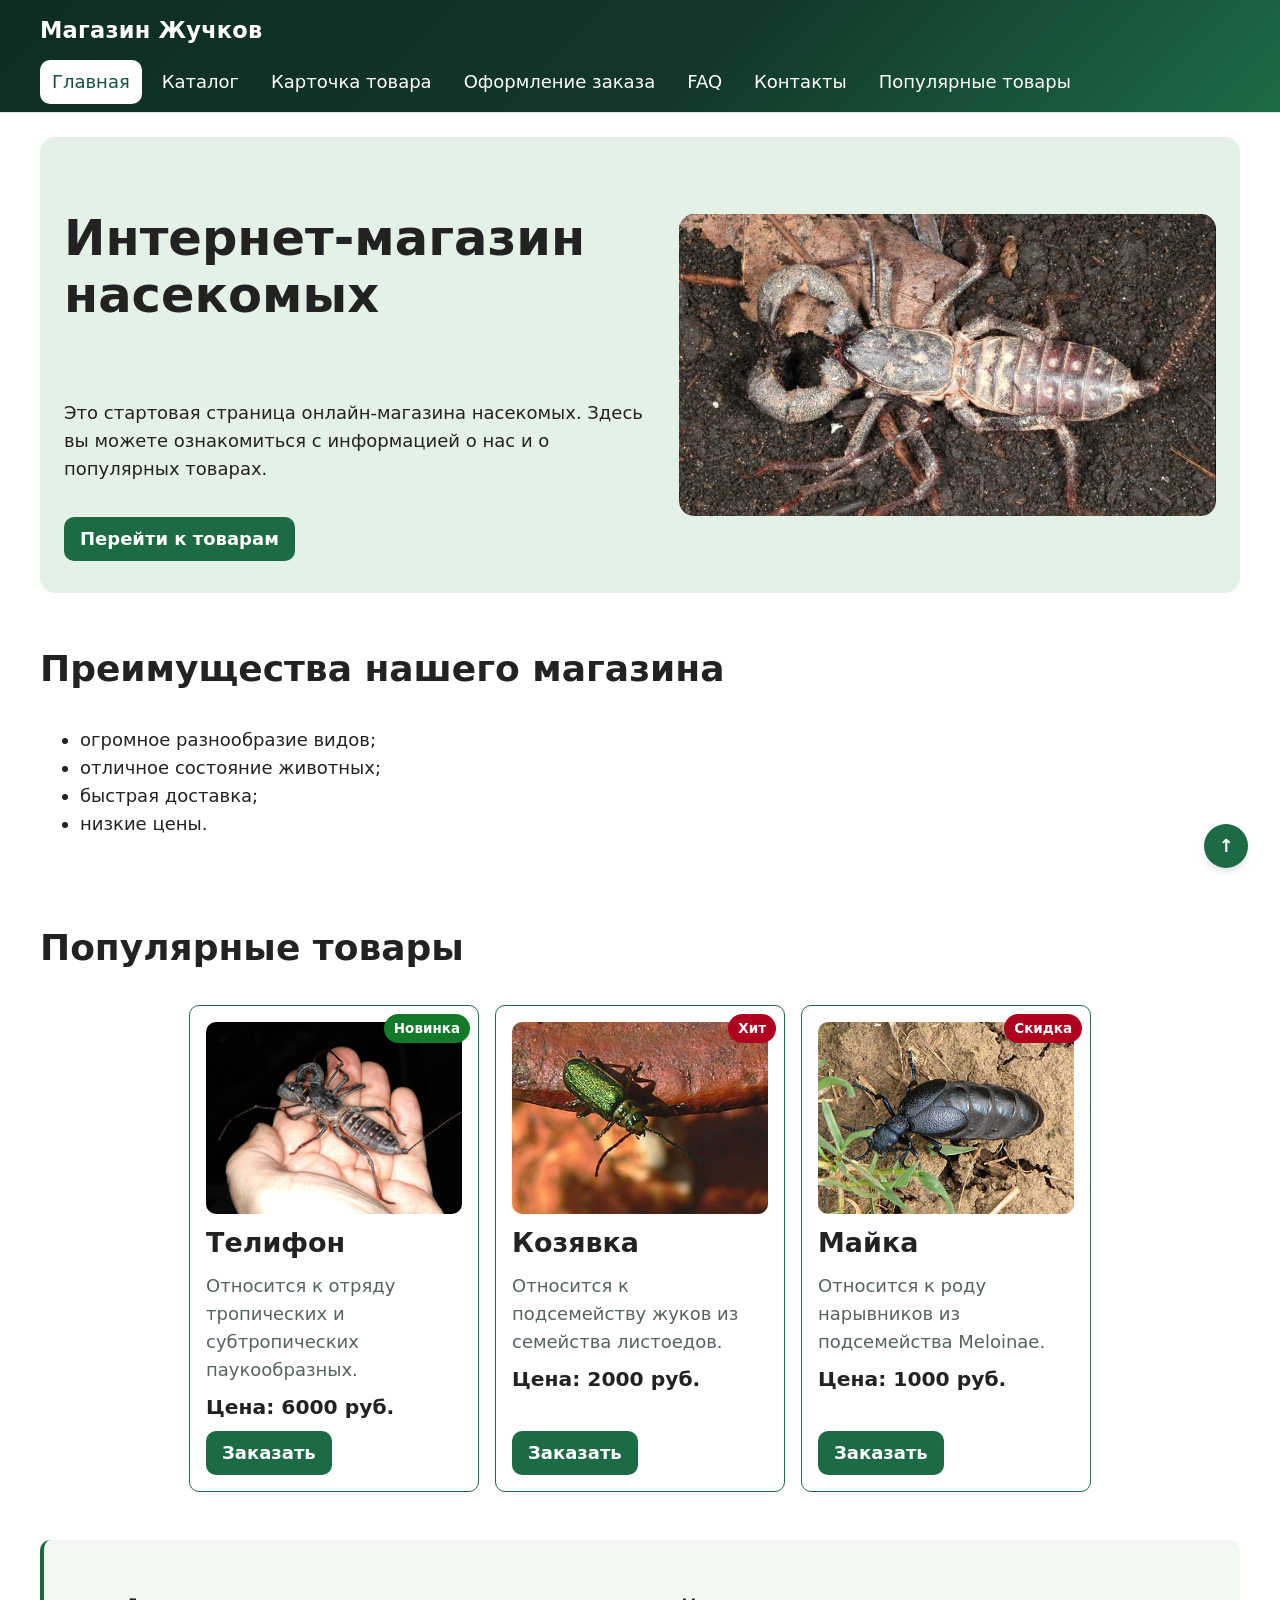
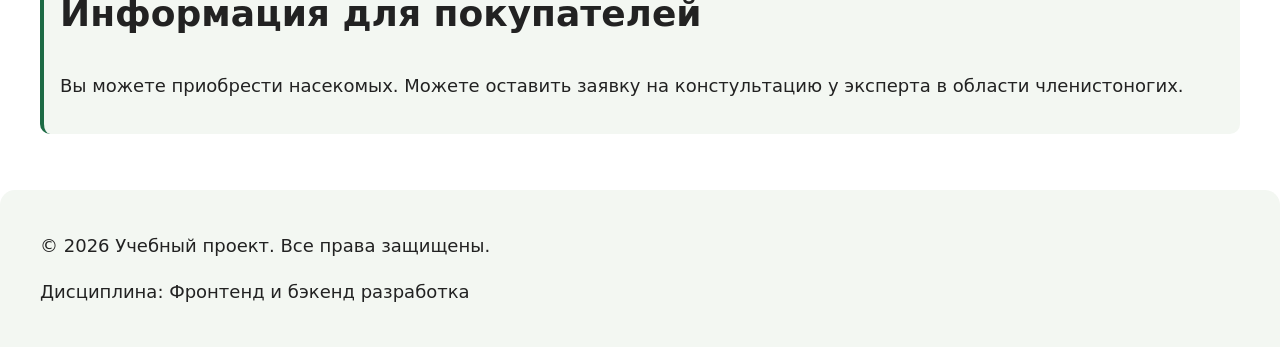
<file: index.html>
<!DOCTYPE html>
<html lang="ru">
<head>
  <meta charset="UTF-8">
  <meta name="viewport" content="width=device-width, initial-scale=1.0">
  <meta name="description" content="Магазин Жучков: главная страница с преимуществами и популярными товарами.">
  <title>Магазин Жучков</title>
  <link rel="stylesheet" href="css/style.css">
  <link rel="stylesheet" href="css/responsive.css">
  <script src="js/main.js" defer></script>
</head>
<body>
  <a class="skip-link" href="#main">Перейти к основному содержимому</a>
<header class="site-header">
  <div class="site-header__inner">
    <a class="site-header__logo" href="index.html">Магазин Жучков</a>
    <button class="nav-toggle" type="button" aria-expanded="false" aria-controls="site-nav">Меню</button>
    <nav class="site-nav" id="site-nav" aria-label="Основная навигация">
      <ul class="site-nav__list">
        <li class="site-nav__item">
          <a class="site-nav__link site-nav__link--active" href="index.html" aria-current="page">Главная</a>
        </li>
        <li class="site-nav__item">
          <a class="site-nav__link" href="catalog.html">Каталог</a>
        </li>
        <li class="site-nav__item">
          <a class="site-nav__link" href="product.html">Карточка товара</a>
        </li>
        <li class="site-nav__item">
          <a class="site-nav__link" href="order.html">Оформление заказа</a>
        </li>
        <li class="site-nav__item">
          <a class="site-nav__link" href="faq.html">FAQ</a>
        </li>
        <li class="site-nav__item">
          <a class="site-nav__link" href="contacts.html">Контакты</a>
        </li>
        <li class="site-nav__item">
          <a class="site-nav__link" href="index.html#popular">Популярные товары</a>
        </li>
      </ul>
    </nav>
  </div>
</header>

<main id="main" class="main">
    <section class="hero">
  <div class="hero__content">
    <h1 class="hero__title">Интернет-магазин насекомых</h1>
    <p>
      Это стартовая страница онлайн-магазина насекомых.
      Здесь вы можете ознакомиться с информацией о нас
      и о популярных товарах.
    </p>
    <a class="button button--primary" href="#popular">Перейти к товарам</a>
  </div>
    <picture>
  <source media="(min-width: 1200px)" srcset="images/hero-desktop.webp">
  <source media="(min-width: 768px)" srcset="images/hero-tablet.webp">
  <img
    src="images/hero-mobile.webp"
    alt="Каталог насекомых"
    width="640"
    height="360"
    class="hero__image"
  >
</picture>

  </section>

  <section class="section" id="advantages">
    <h2>Преимущества нашего магазина</h2>
    <ul class="advantages-list">
      <li>огромное разнообразие видов;</li>
      <li>отличное состояние животных;</li>
      <li>быстрая доставка;</li>
      <li>низкие цены.</li>
    </ul>
  </section>

  <section class="section" id="popular">
  <h2>Популярные товары</h2>

  <div class="products-grid">
    <article class="product-card product-card--featured">
      <span class="product-card__badge product-card__badge--new">Новинка</span>

      <img
        src="images/telifon.webp"
        srcset="images/telifon-480.webp 480w,
                images/telifon-640.webp 640w,
                images/telifon-960.webp 960w"
        sizes="(max-width: 639px) 100vw,
               (max-width: 1023px) 50vw,
               33vw"
        alt="Телифон"
        width="640"
        height="480"
        loading="lazy"
        class="product-card__image"
      >

      <h3 class="product-card__title">Телифон</h3>
      <p class="product-card__description">Относится к отряду тропических и субтропических паукообразных.</p>
      <p class="product-card__price">Цена: 6000 руб.</p>
      <button
        class="button product-card__button"
        type="button"
        data-product="Телифон"
      >
        Заказать
      </button>
    </article>

    <article class="product-card product-card--featured">
      <span class="product-card__badge">Хит</span>
      <img
        class="product-card__image"
        src="images/kozyavka.webp"
        alt="Козявка"
        width="300"
        height="200"
        loading="lazy"
      >
      
      <h3 class="product-card__title">Козявка</h3>
      <p class="product-card__description">Относится к подсемейству жуков из семейства листоедов.</p>
      <p class="product-card__price">Цена: 2000 руб.</p>
      <button
        class="button product-card__button"
        type="button"
        data-product="Козявка"
      >
        Заказать
      </button>
    </article>

    <article class="product-card product-card--featured">
      <span class="product-card__badge">Скидка</span>
      <img
        class="product-card__image"
        src="images/maika.webp"
        alt="Майка"
        width="300"
        height="200"
        loading="lazy"
      >
      <h3 class="product-card__title">Майка</h3>
      <p class="product-card__description">Относится к роду нарывников из подсемейства Meloinae.</p>
      <p class="product-card__price">Цена: 1000 руб.</p>
      <button
        class="button product-card__button"
        type="button"
        data-product="Майка"
      >
        Заказать
      </button>
    </article>
  </div>
</section>

  <aside class="aside-info">
    <h2>Информация для покупателей</h2>
    <p>
      Вы можете приобрести насекомых.
      Можете оставить заявку на констультацию
      у эксперта в области членистоногих.
    </p>
  </aside>

<dialog class="order-dialog" id="order-dialog" aria-labelledby="order-dialog-title">
  <h2 class="order-dialog__title" id="order-dialog-title">Оформление заявки</h2>

  <form class="order-form" id="order-form" action="#" method="post" novalidate>
    <input id="selected-product" name="selected-product" type="hidden">

    <div class="order-form__field">
      <label class="order-form__label" for="order-name">Имя</label>
      <input
        class="order-form__input"
        id="order-name"
        name="name"
        type="text"
        placeholder="Введите ваше имя"
        minlength="2"
        autocomplete="given-name"
        required
      >
    </div>

    <div class="order-form__field">
      <label class="order-form__label" for="order-email">E-mail</label>
      <input
        class="order-form__input"
        id="order-email"
        name="email"
        type="email"
        placeholder="example@mail.ru"
        autocomplete="email"
        required
      >
    </div>

    <div class="order-form__field">
      <label class="order-form__label" for="order-phone">Телефон</label>
      <input
        class="order-form__input"
        id="order-phone"
        name="phone"
        type="tel"
        inputmode="tel"
        placeholder="+7 (900) 000-00-00"
        pattern="^\+7 \(\d{3}\) \d{3}-\d{2}-\d{2}$"
        required
      >
      <small>Формат: +7 (900) 000-00-00</small>
    </div>

    <div class="order-form__field">
      <label class="order-form__label" for="order-date">Дата связи</label>
      <input
        class="order-form__input"
        id="order-date"
        name="date"
        type="date"
      >
    </div>

    <div class="order-form__field">
      <label class="order-form__label" for="order-topic">Тема заявки</label>
      <select class="order-form__select" id="order-topic" name="topic" required>
        <option value="">Выберите тему</option>
        <option value="product">Заказ товара</option>
        <option value="consultation">Консультация</option>
        <option value="delivery">Доставка</option>
      </select>
    </div>

    <div class="order-form__field">
      <label class="order-form__label" for="order-comment">Комментарий</label>
      <textarea
        class="order-form__textarea"
        id="order-comment"
        name="comment"
        rows="4"
        placeholder="Укажите дополнительную информацию"
      ></textarea>
    </div>

    <div class="order-form__field order-form__field--checkbox">
      <label class="order-form__label">
        <input
          id="order-agreement"
          name="agreement"
          type="checkbox"
          required
        >
        Я согласен на обработку данных
      </label>
    </div>

    <div class="order-form__actions">
      <button class="button button--primary" type="submit">Отправить заявку</button>
      <button
        class="button button--secondary"
        type="button"
        id="close-order-dialog"
      >
        Закрыть
      </button>
    </div>
  </form>
</dialog>

<p class="success-message" id="success-message" hidden>Форма успешно отправлена!</p>

</main>

<footer class="site-footer" id="contacts">
  <p>&copy; 2026 Учебный проект. Все права защищены.</p>
  <p>Дисциплина: Фронтенд и бэкенд разработка</p>
</footer>
<a href="#" class="button-up" aria-label="Вернуться наверх">↑</a>
</body>
</html>
</file>
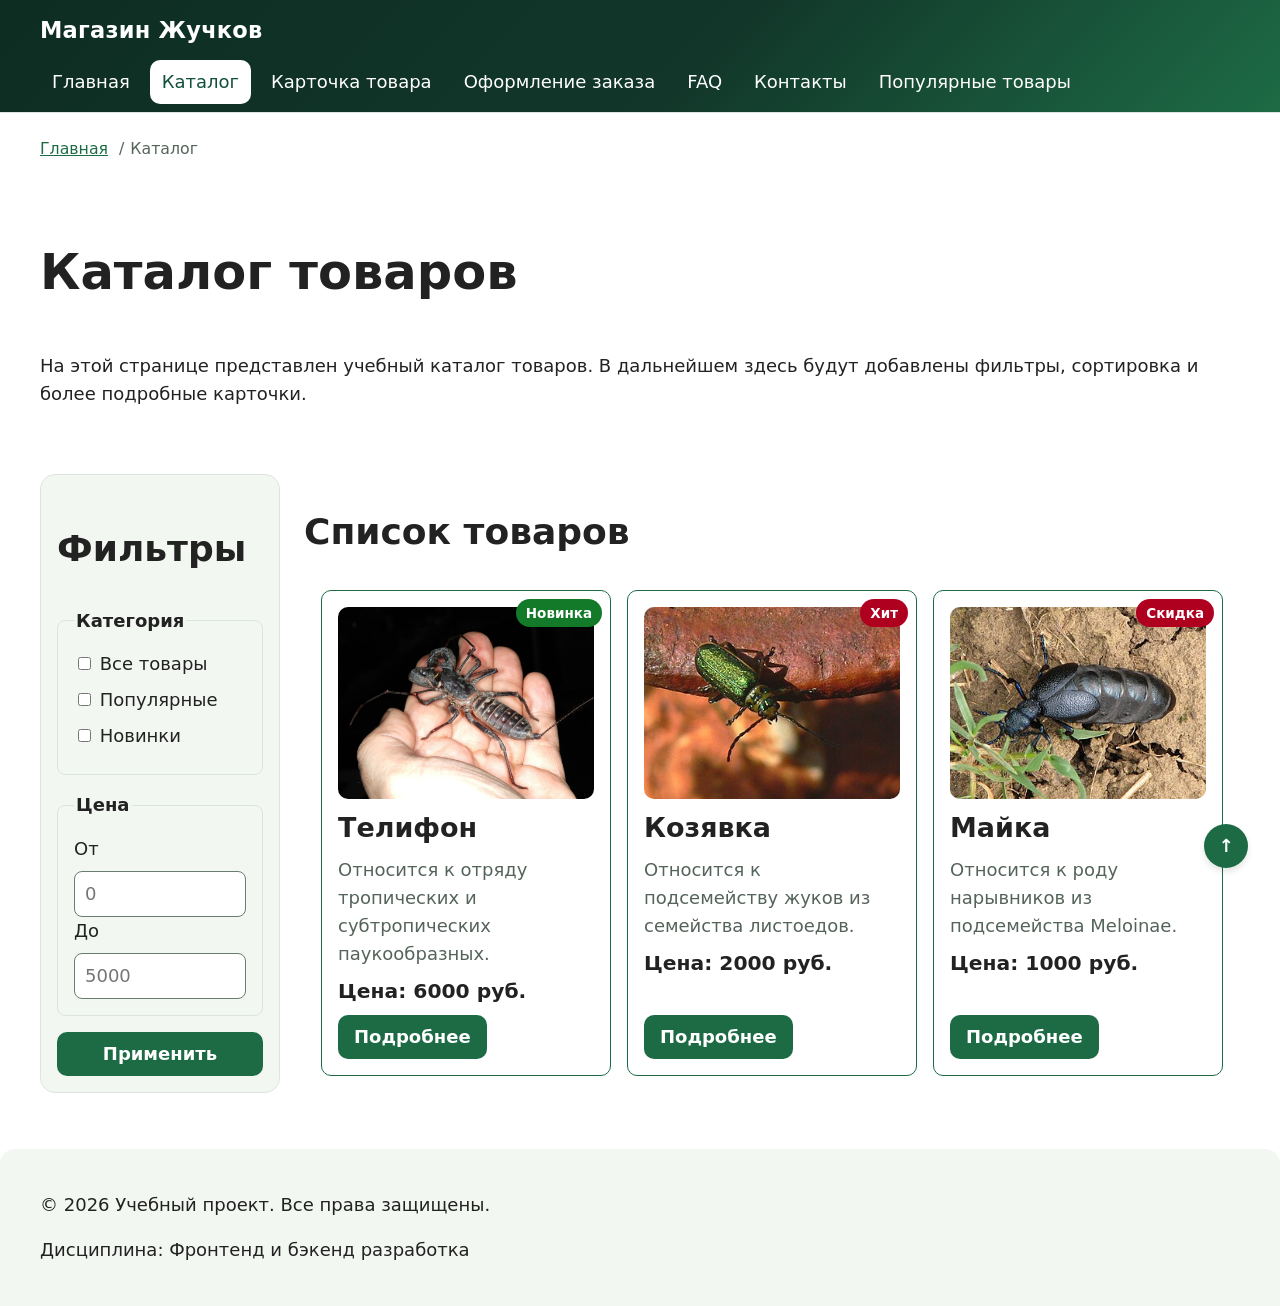
<file: catalog.html>
<!DOCTYPE html>
<html lang="ru">
<head>
  <meta charset="UTF-8">
  <meta name="viewport" content="width=device-width, initial-scale=1.0">
  <meta name="description" content="Каталог товаров учебного интернет-магазина.">
  <title>Каталог товаров — Магазин Жучков</title>
  <link rel="stylesheet" href="css/style.css">
  <link rel="stylesheet" href="css/responsive.css">
  <script src="js/main.js" defer></script>
</head>
<body>
  <a class="skip-link" href="#main">Перейти к основному содержимому</a>
<header class="site-header">
  <div class="site-header__inner">
    <a class="site-header__logo" href="index.html">Магазин Жучков</a>
    <button class="nav-toggle" type="button" aria-expanded="false" aria-controls="site-nav">Меню</button>
    <nav class="site-nav" id="site-nav" aria-label="Основная навигация">
      <ul class="site-nav__list">
        <li class="site-nav__item">
          <a class="site-nav__link" href="index.html">Главная</a>
        </li>
        <li class="site-nav__item">
          <a class="site-nav__link site-nav__link--active" href="catalog.html" aria-current="page">Каталог</a>
        </li>
        <li class="site-nav__item">
          <a class="site-nav__link" href="product.html">Карточка товара</a>
        </li>
        <li class="site-nav__item">
          <a class="site-nav__link" href="order.html">Оформление заказа</a>
        </li>
        <li class="site-nav__item">
          <a class="site-nav__link" href="faq.html">FAQ</a>
        </li>
        <li class="site-nav__item">
          <a class="site-nav__link" href="contacts.html">Контакты</a>
        </li>
        <li class="site-nav__item">
          <a class="site-nav__link" href="index.html#popular">Популярные товары</a>
        </li>
      </ul>
    </nav>
  </div>
</header>

<main id="main" class="main">
    <nav class="breadcrumbs" aria-label="Хлебные крошки">
    <a class="breadcrumbs__link" href="index.html">Главная</a>
    <span class="breadcrumbs__current" aria-current="page">Каталог</span>
  </nav>

  <section class="section">
    <h1>Каталог товаров</h1>
    <p>
      На этой странице представлен учебный каталог товаров.
      В дальнейшем здесь будут добавлены фильтры, сортировка и более
      подробные карточки.
    </p>
  </section>

  <section class="catalog-layout">
    <aside class="catalog-filters">
      <h2>Фильтры</h2>

      <form class="filters-form" action="#" method="get">
        <fieldset>
          <legend>Категория</legend>

          <label>
            <input type="checkbox" name="category" value="all">
            Все товары
          </label>

          <label>
            <input type="checkbox" name="category" value="popular">
            Популярные
          </label>

          <label>
            <input type="checkbox" name="category" value="new">
            Новинки
          </label>
        </fieldset>

        <fieldset>
          <legend>Цена</legend>

          <label for="price-from">От</label>
          <input id="price-from" name="price-from" type="number" min="0" placeholder="0">

          <label for="price-to">До</label>
          <input id="price-to" name="price-to" type="number" min="0" placeholder="5000">
        </fieldset>

        <button class="button button--primary" type="submit">Применить</button>
      </form>
    </aside>

    <section class="catalog-products">
      <h2>Список товаров</h2>

      <div class="products-grid">
  <article class="product-card product-card--featured">
    <span class="product-card__badge product-card__badge--new">Новинка</span>
    <img
      class="product-card__image"
      src="images/telifon.webp"
      alt="Телифон"
      width="300"
      height="200"
      loading="lazy"
    >
    <h3 class="product-card__title">Телифон</h3>
    <p class="product-card__description">Относится к отряду тропических и субтропических паукообразных.</p>
    <p class="product-card__price">Цена: 6000 руб.</p>
    <a class="button button--primary product-card__button" href="product.html">Подробнее</a>
  </article>

  <article class="product-card product-card--featured">
    <span class="product-card__badge">Хит</span>
    <img
      class="product-card__image"
      src="images/kozyavka.webp"
      alt="Козявка"
      width="300"
      height="200"
      loading="lazy"
    >
    <h3 class="product-card__title">Козявка</h3>
    <p class="product-card__description">Относится к подсемейству жуков из семейства листоедов.</p>
    <p class="product-card__price">Цена: 2000 руб.</p>
    <a class="button button--primary product-card__button" href="product.html">Подробнее</a>
  </article>

  <article class="product-card product-card--featured">
    <span class="product-card__badge">Скидка</span>
    <img
      class="product-card__image"
      src="images/maika.webp"
      alt="Майка"
      width="300"
      height="200"
      loading="lazy"
    >
    <h3 class="product-card__title">Майка</h3>
    <p class="product-card__description">Относится к роду нарывников из подсемейства Meloinae.</p>
    <p class="product-card__price">Цена: 1000 руб.</p>
    <a class="button button--primary product-card__button" href="product.html">Подробнее</a>
  </article>
</div>
    </section>
  </section>
</main>

<footer class="site-footer">
  <p>&copy; 2026 Учебный проект. Все права защищены.</p>
  <p>Дисциплина: Фронтенд и бэкенд разработка</p>
</footer>
<a href="#" class="button-up" aria-label="Вернуться наверх">↑</a>
</body>
</html>
</file>
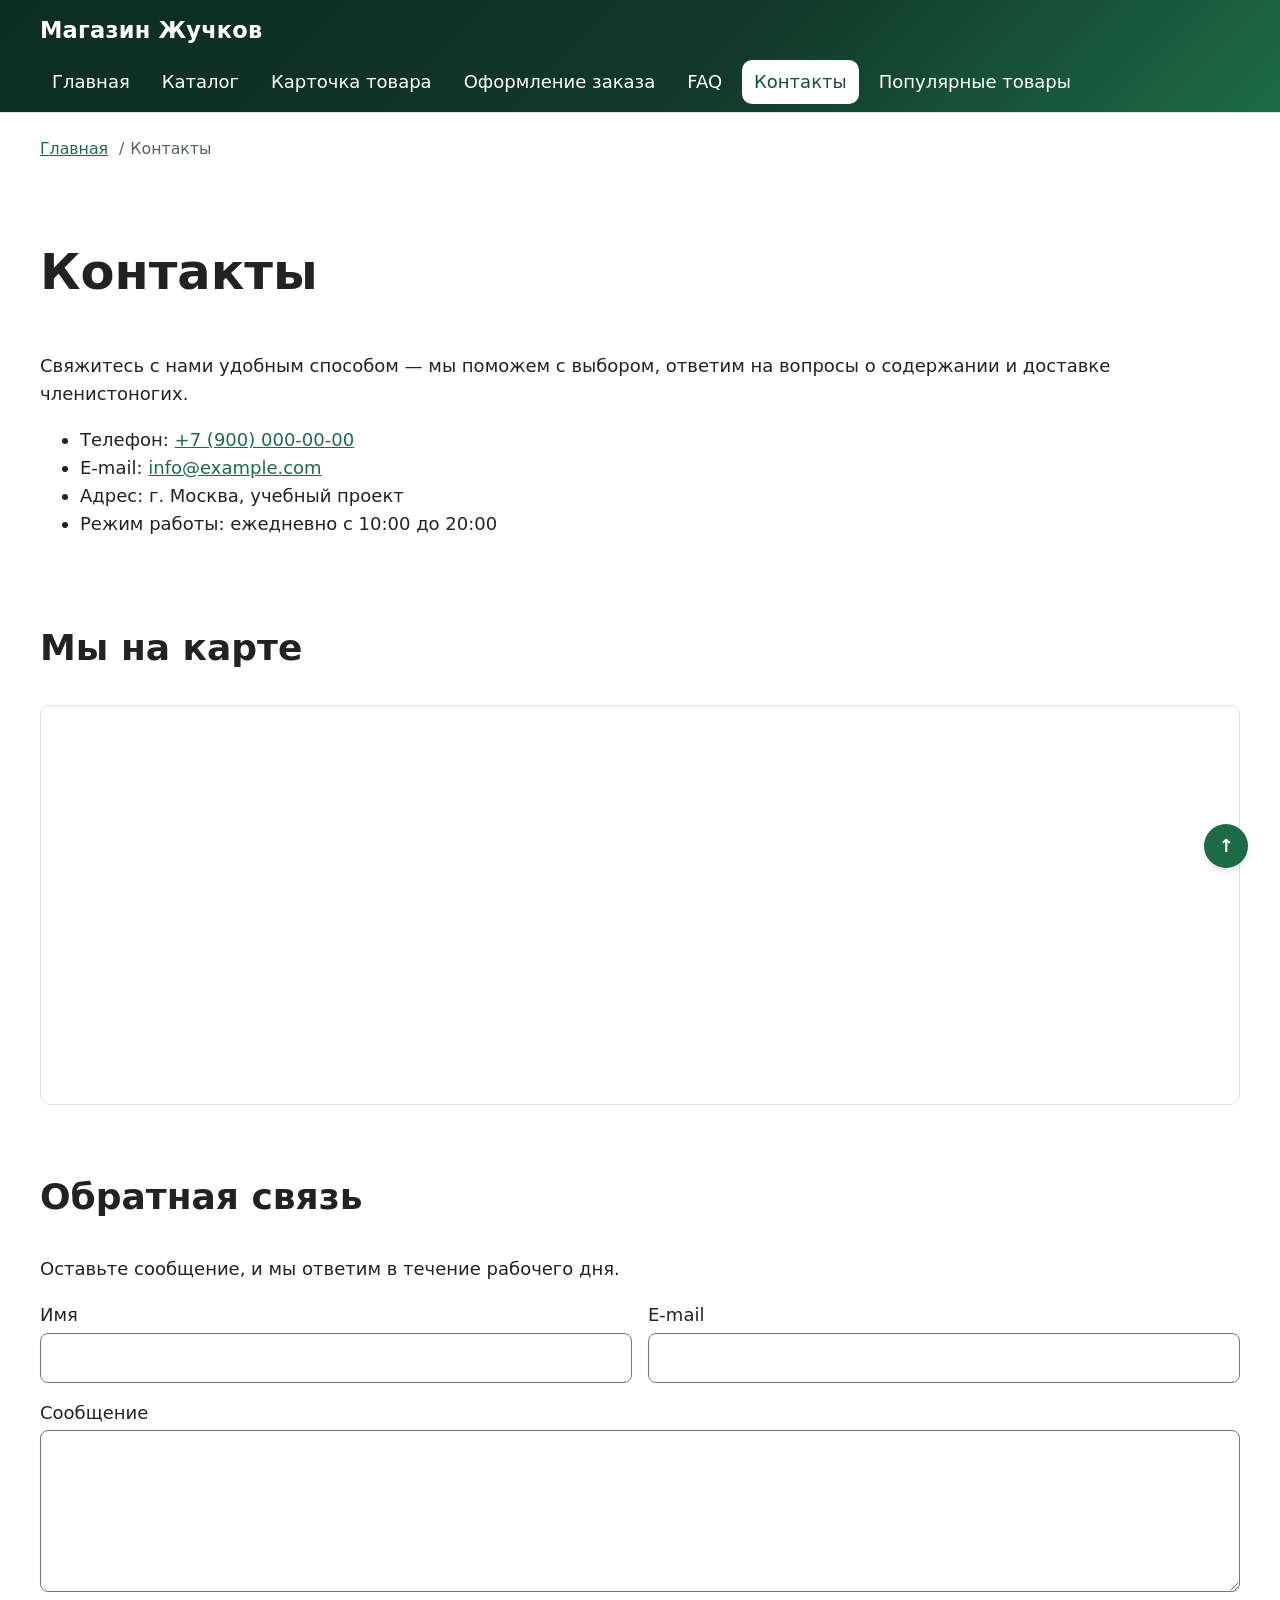
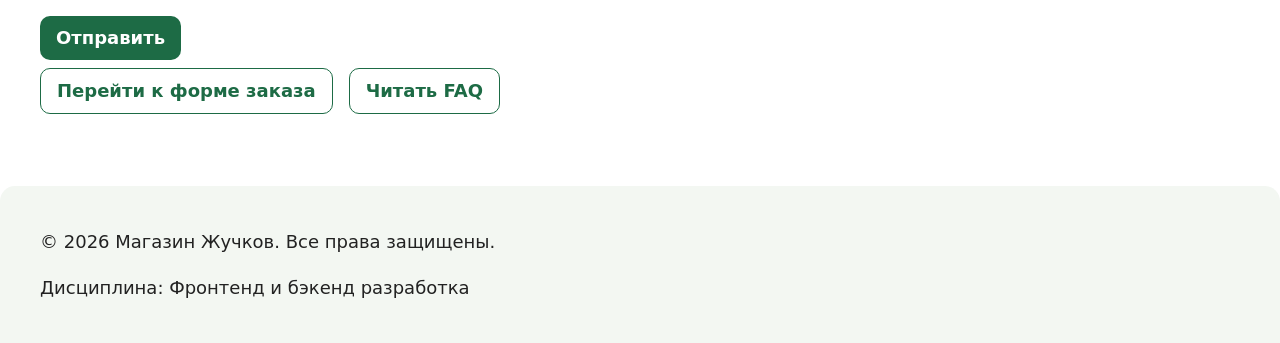
<file: contacts.html>
<!DOCTYPE html>
<html lang="ru">
<head>
  <meta charset="UTF-8">
  <meta name="viewport" content="width=device-width, initial-scale=1.0">
  <meta name="description" content="Контактная информация магазина «Магазин Жучков».">
  <title>Контакты — Магазин Жучков</title>
  <link rel="stylesheet" href="css/style.css">
  <link rel="stylesheet" href="css/responsive.css">
  <script src="js/main.js" defer></script>
</head>
<body>
  <a class="skip-link" href="#main">Перейти к основному содержимому</a>
<header class="site-header">
  <div class="site-header__inner">
    <a class="site-header__logo" href="index.html">Магазин Жучков</a>
    <button class="nav-toggle" type="button" aria-expanded="false" aria-controls="site-nav">Меню</button>
    <nav class="site-nav" id="site-nav" aria-label="Основная навигация">
      <ul class="site-nav__list">
        <li class="site-nav__item">
          <a class="site-nav__link" href="index.html">Главная</a>
        </li>
        <li class="site-nav__item">
          <a class="site-nav__link" href="catalog.html">Каталог</a>
        </li>
        <li class="site-nav__item">
          <a class="site-nav__link" href="product.html">Карточка товара</a>
        </li>
        <li class="site-nav__item">
          <a class="site-nav__link" href="order.html">Оформление заказа</a>
        </li>
        <li class="site-nav__item">
          <a class="site-nav__link" href="faq.html">FAQ</a>
        </li>
        <li class="site-nav__item">
          <a class="site-nav__link site-nav__link--active" href="contacts.html" aria-current="page">Контакты</a>
        </li>
        <li class="site-nav__item">
          <a class="site-nav__link" href="index.html#popular">Популярные товары</a>
        </li>
      </ul>
    </nav>
  </div>
</header>

<main id="main" class="main">
    <nav class="breadcrumbs" aria-label="Хлебные крошки">
    <a class="breadcrumbs__link" href="index.html">Главная</a>
    <span class="breadcrumbs__current" aria-current="page">Контакты</span>
  </nav>

  <section class="section">
    <h1>Контакты</h1>
    <p>
      Свяжитесь с нами удобным способом — мы поможем с выбором,
      ответим на вопросы о содержании и доставке членистоногих.
    </p>

    <address>
  <ul>
    <li>Телефон: <a href="tel:+79000000000">+7 (900) 000-00-00</a></li>
    <li>E-mail: <a href="mailto:info@example.com">info@example.com</a></li>
    <li>Адрес: г. Москва, учебный проект</li>
    <li>Режим работы: ежедневно с 10:00 до 20:00</li>
  </ul>
</address>
  </section>
<section class="section" id="map">
  <h2>Мы на карте</h2>
  <div class="map-wrapper">
    <script type="text/javascript" charset="utf-8" async
      src="https://api-maps.yandex.ru/services/constructor/1.0/js/?um=constructor%3A1064e2da4d7f93d2129bfcefa81626c49e4cedf77188eff3b9a69c03e477991c&amp;lang=ru_RU&amp;scroll=false">
    </script>
  </div>
</section>
  <section class="section" id="feedback">
  <h2>Обратная связь</h2>
  <p>Оставьте сообщение, и мы ответим в течение рабочего дня.</p>

  <form class="order-form order-form--page" id="contact-form" action="#" method="post" novalidate>
    <div class="order-form__field">
      <label class="order-form__label" for="contact-name">Имя</label>
      <input class="order-form__input" id="contact-name" name="name"
             type="text" autocomplete="name" required>
    </div>
    <div class="order-form__field">
      <label class="order-form__label" for="contact-email">E-mail</label>
      <input class="order-form__input" id="contact-email" name="email"
             type="email" autocomplete="email" required>
    </div>
    <div class="order-form__field order-form__field--wide">
      <label class="order-form__label" for="contact-message">Сообщение</label>
      <textarea class="order-form__textarea" id="contact-message" name="message"
                rows="5" required></textarea>
    </div>
    <div class="order-form__actions">
      <button class="button button--primary" type="submit">Отправить</button>
    </div>
  </form>

  <p class="success-message" id="contact-success" role="status" hidden>
    Сообщение отправлено!
  </p>

  <div class="product-details__actions">
    <a class="button button--secondary" href="order.html">Перейти к форме заказа</a>
    <a class="button button--secondary" href="faq.html">Читать FAQ</a>
  </div>
</section>
</main>

<footer class="site-footer" id="contacts-footer">
  <div class="site-footer__inner">
    <p>&copy; 2026 Магазин Жучков. Все права защищены.</p>
    <p>Дисциплина: Фронтенд и бэкенд разработка</p>
  </div>
</footer>

<a href="#" class="button-up" aria-label="Вернуться наверх">↑</a>
</body>
</html>
</file>
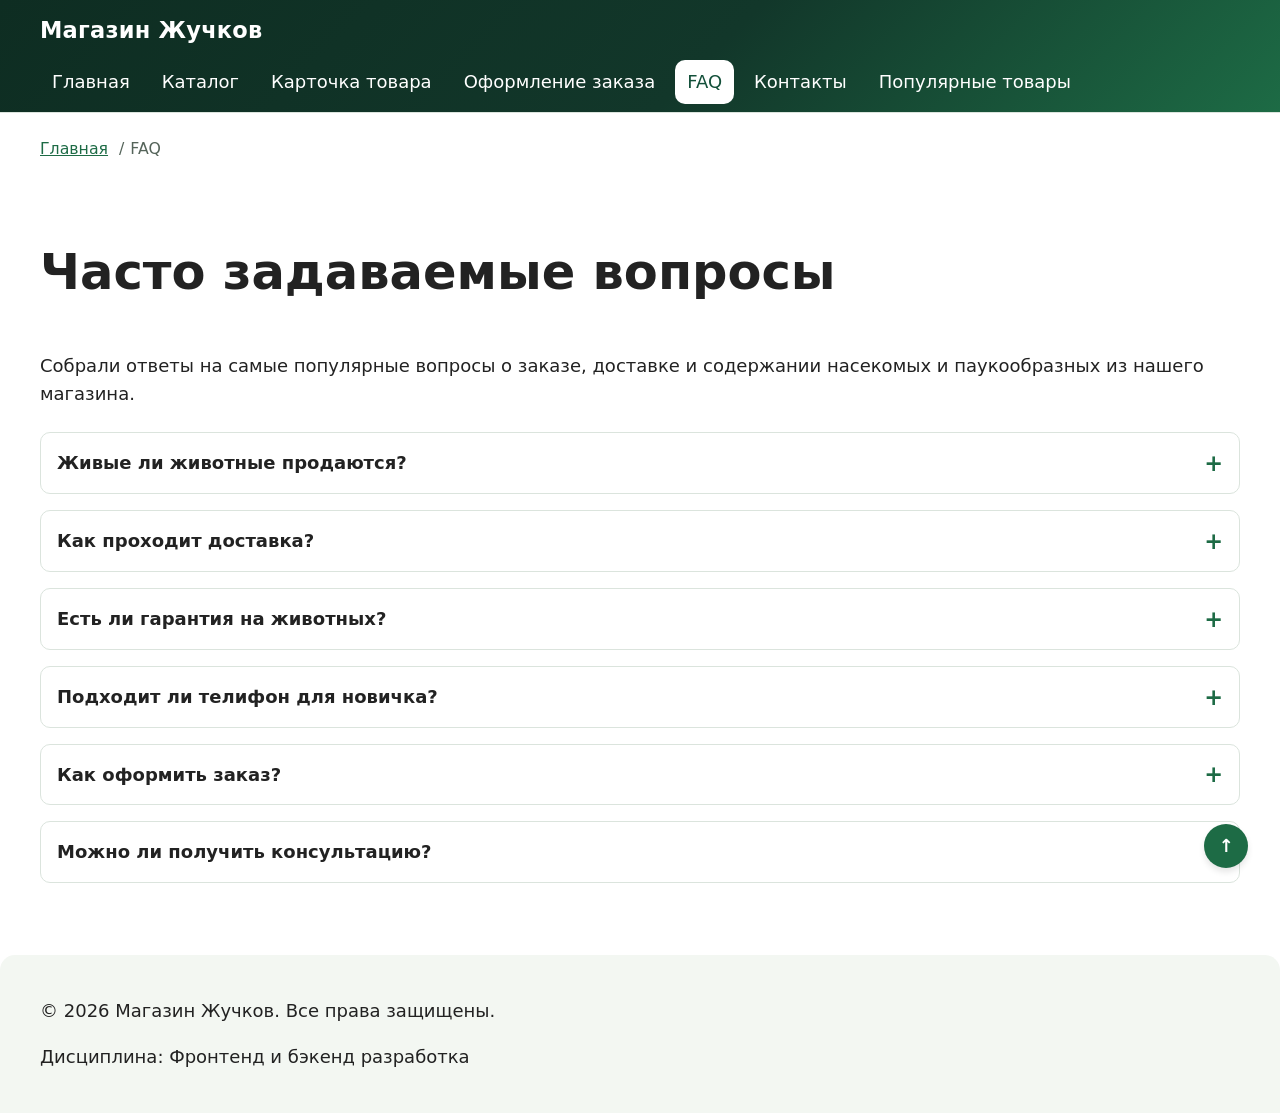
<file: faq.html>
<!DOCTYPE html>
<html lang="ru">
<head>
  <meta charset="UTF-8">
  <meta name="viewport" content="width=device-width, initial-scale=1.0">
  <meta name="description" content="Часто задаваемые вопросы о покупке насекомых в магазине «Магазин Жучков».">
  <title>FAQ — Интернет-магазин насекомых</title>
  <link rel="stylesheet" href="css/style.css">
  <link rel="stylesheet" href="css/responsive.css">
  <script src="js/main.js" defer></script>
</head>
<body>
  <a class="skip-link" href="#main">Перейти к основному содержимому</a>
<header class="site-header">
  <div class="site-header__inner">
    <a class="site-header__logo" href="index.html">Магазин Жучков</a>
    <button class="nav-toggle" type="button" aria-expanded="false" aria-controls="site-nav">Меню</button>
    <nav class="site-nav" id="site-nav" aria-label="Основная навигация">
      <ul class="site-nav__list">
        <li class="site-nav__item">
          <a class="site-nav__link" href="index.html">Главная</a>
        </li>
        <li class="site-nav__item">
          <a class="site-nav__link" href="catalog.html">Каталог</a>
        </li>
        <li class="site-nav__item">
          <a class="site-nav__link" href="product.html">Карточка товара</a>
        </li>
        <li class="site-nav__item">
          <a class="site-nav__link" href="order.html">Оформление заказа</a>
        </li>
        <li class="site-nav__item">
          <a class="site-nav__link site-nav__link--active" href="faq.html" aria-current="page">FAQ</a>
        </li>
        <li class="site-nav__item">
          <a class="site-nav__link" href="contacts.html">Контакты</a>
        </li>
        <li class="site-nav__item">
          <a class="site-nav__link" href="index.html#popular">Популярные товары</a>
        </li>
      </ul>
    </nav>
  </div>
</header>

<main id="main" class="main">
    <nav class="breadcrumbs" aria-label="Хлебные крошки">
    <a class="breadcrumbs__link" href="index.html">Главная</a>
    <span class="breadcrumbs__current" aria-current="page">FAQ</span>
  </nav>

  <section class="section">
    <h1>Часто задаваемые вопросы</h1>
    <p>
      Собрали ответы на самые популярные вопросы о заказе, доставке
      и содержании насекомых и паукообразных из нашего магазина.
    </p>

    <div class="faq-list">
      <details class="faq-item">
        <summary class="faq-item__question">Живые ли животные продаются?</summary>
        <div class="faq-item__answer">
          <p>
            Да, мы продаём живых насекомых и паукообразных. Все животные
            проходят осмотр перед отправкой, упаковываются в специальные
            контейнеры и доставляются с соблюдением температурного режима.
          </p>
        </div>
      </details>

      <details class="faq-item">
        <summary class="faq-item__question">Как проходит доставка?</summary>
        <div class="faq-item__answer">
          <p>
            Доставка осуществляется курьерской службой по всей России.
            В крупные города возможна доставка в течение 1–2 дней,
            в отдалённые регионы — до 5 дней. О точной дате мы сообщаем
            после оформления заказа.
          </p>
        </div>
      </details>

      <details class="faq-item">
        <summary class="faq-item__question">Есть ли гарантия на животных?</summary>
        <div class="faq-item__answer">
          <p>
            Да, на каждое животное действует гарантия 14 дней на здоровье.
            Если в течение этого срока возникнут проблемы — свяжитесь
            с нами, и мы решим вопрос: заменим животное или вернём деньги.
          </p>
        </div>
      </details>

      <details class="faq-item">
        <summary class="faq-item__question">Подходит ли телифон для новичка?</summary>
        <div class="faq-item__answer">
          <p>
            Телифон — достаточно неприхотливое паукообразное, но требует
            соблюдения температуры и влажности. Мы рекомендуем его
            любителям с минимальным опытом содержания экзотических
            животных. Для новичков подойдут жуки — например, козявка
            или майка.
          </p>
        </div>
      </details>

      <details class="faq-item">
        <summary class="faq-item__question">Как оформить заказ?</summary>
        <div class="faq-item__answer">
          <p>
            Оформить заказ можно двумя способами: нажать кнопку «Заказать»
            на главной странице, либо заполнить форму на странице
            <a href="order.html">«Оформление заказа»</a>. После получения
            заявки мы свяжемся с вами для уточнения деталей.
          </p>
        </div>
      </details>

      <details class="faq-item">
        <summary class="faq-item__question">Можно ли получить консультацию?</summary>
        <div class="faq-item__answer">
          <p>
            Да, у нас есть эксперт по членистоногим. Оставьте заявку
            с темой «Консультация» — и мы бесплатно проконсультируем
            вас по содержанию, кормлению и уходу.
          </p>
        </div>
      </details>
    </div>
  </section>
</main>

<footer class="site-footer">
  <div class="site-footer__inner">
    <p>&copy; 2026 Магазин Жучков. Все права защищены.</p>
    <p>Дисциплина: Фронтенд и бэкенд разработка</p>
  </div>
</footer>

<a href="#" class="button-up" aria-label="Вернуться наверх">↑</a>
</body>
</html>
</file>
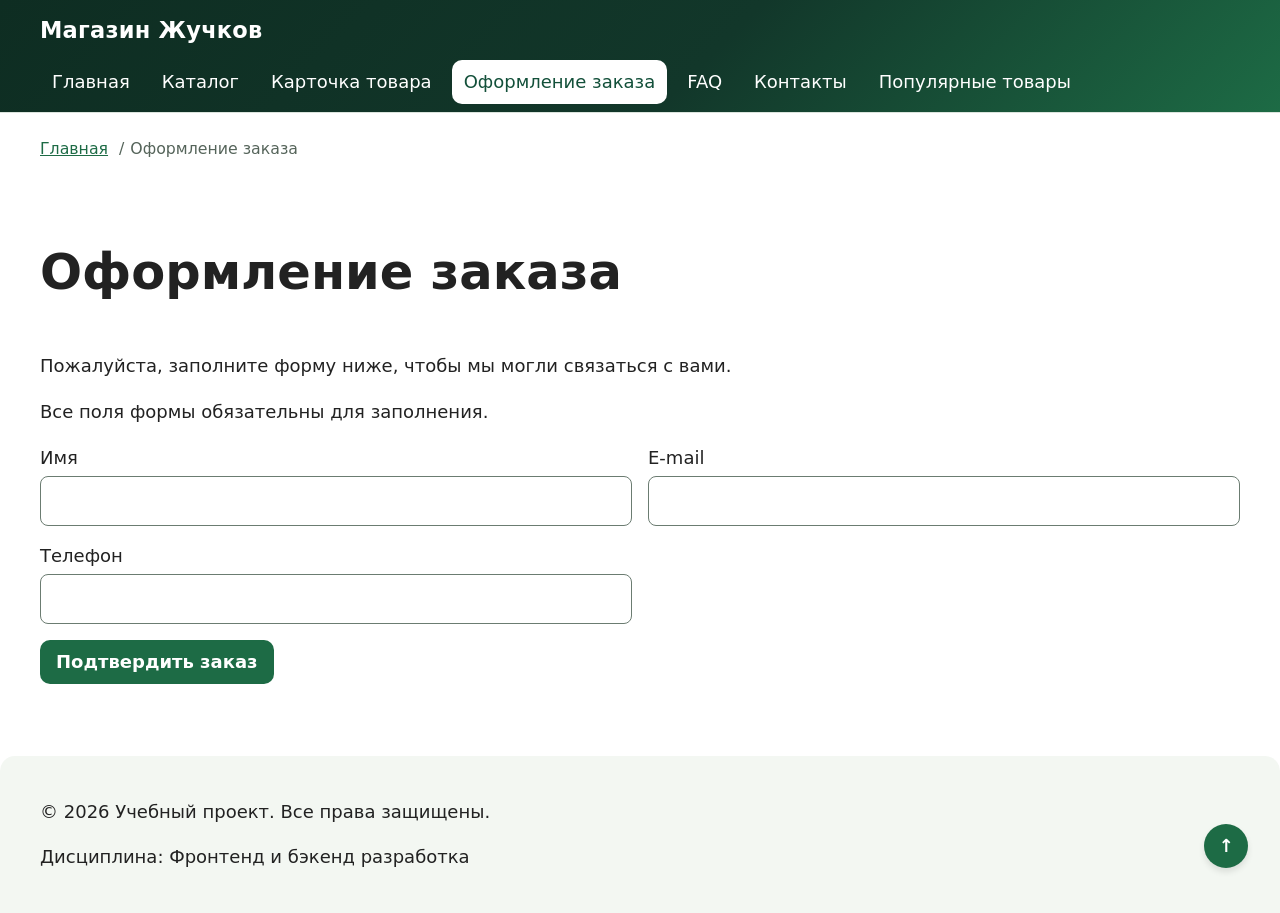
<file: order.html>
<!DOCTYPE html>
<html lang="ru">
<head>
  <meta charset="UTF-8">
  <meta name="viewport" content="width=device-width, initial-scale=1.0">
  <meta name="description" content="Оформление заказа в учебном интернет-магазине.">
  <title>Оформление заказа — Магазин Жучков</title>
  <link rel="stylesheet" href="css/style.css">
  <link rel="stylesheet" href="css/responsive.css">
  <script src="js/main.js" defer></script>
</head>
<body>
  <a class="skip-link" href="#main">Перейти к основному содержимому</a>
<header class="site-header">
  <div class="site-header__inner">
    <a class="site-header__logo" href="index.html">Магазин Жучков</a>
    <button class="nav-toggle" type="button" aria-expanded="false" aria-controls="site-nav">Меню</button>
    <nav class="site-nav" id="site-nav" aria-label="Основная навигация">
      <ul class="site-nav__list">
        <li class="site-nav__item">
          <a class="site-nav__link" href="index.html">Главная</a>
        </li>
        <li class="site-nav__item">
          <a class="site-nav__link" href="catalog.html">Каталог</a>
        </li>
        <li class="site-nav__item">
          <a class="site-nav__link" href="product.html">Карточка товара</a>
        </li>
        <li class="site-nav__item">
          <a class="site-nav__link site-nav__link--active" href="order.html" aria-current="page">Оформление заказа</a>
        </li>
        <li class="site-nav__item">
          <a class="site-nav__link" href="faq.html">FAQ</a>
        </li>
        <li class="site-nav__item">
          <a class="site-nav__link" href="contacts.html">Контакты</a>
        </li>
        <li class="site-nav__item">
          <a class="site-nav__link" href="index.html#popular">Популярные товары</a>
        </li>
      </ul>
    </nav>
  </div>
</header>

<main id="main" class="main">
    <nav class="breadcrumbs" aria-label="Хлебные крошки">
    <a class="breadcrumbs__link" href="index.html">Главная</a>
    <span class="breadcrumbs__current" aria-current="page">Оформление заказа</span>
  </nav>

  <section class="section">
    <h1>Оформление заказа</h1>
    <p>Пожалуйста, заполните форму ниже, чтобы мы могли связаться с вами.</p>
    <p class="form-note">Все поля формы обязательны для заполнения.</p>
    <form class="order-form order-form--page" id="order-page-form" action="#" method="post" novalidate>
      <div class="order-form__field">
        <label class="order-form__label" for="order-page-name">Имя</label>
        <input class="order-form__input" id="order-page-name" name="name" type="text" required>
      </div>
      <div class="order-form__field">
        <label class="order-form__label" for="order-page-email">E-mail</label>
        <input class="order-form__input" id="order-page-email" name="email" type="email" required>
      </div>
      <div class="order-form__field">
        <label class="order-form__label" for="order-page-tel">Телефон</label>
        <input class="order-form__input" id="order-page-tel" name="tel" type="tel" required>
      </div>
      <div class="order-form__actions">
        <button class="button button--primary" type="submit">Подтвердить заказ</button>
      </div>
    </form>

    <p class="success-message" id="order-page-success" hidden>Форма успешно отправлена!</p>
  </section>
</main>

<footer class="site-footer">
  <p>&copy; 2026 Учебный проект. Все права защищены.</p>
  <p>Дисциплина: Фронтенд и бэкенд разработка</p>
</footer>

<a href="#" class="button-up" aria-label="Вернуться наверх">↑</a>
</body>
</html>
</file>
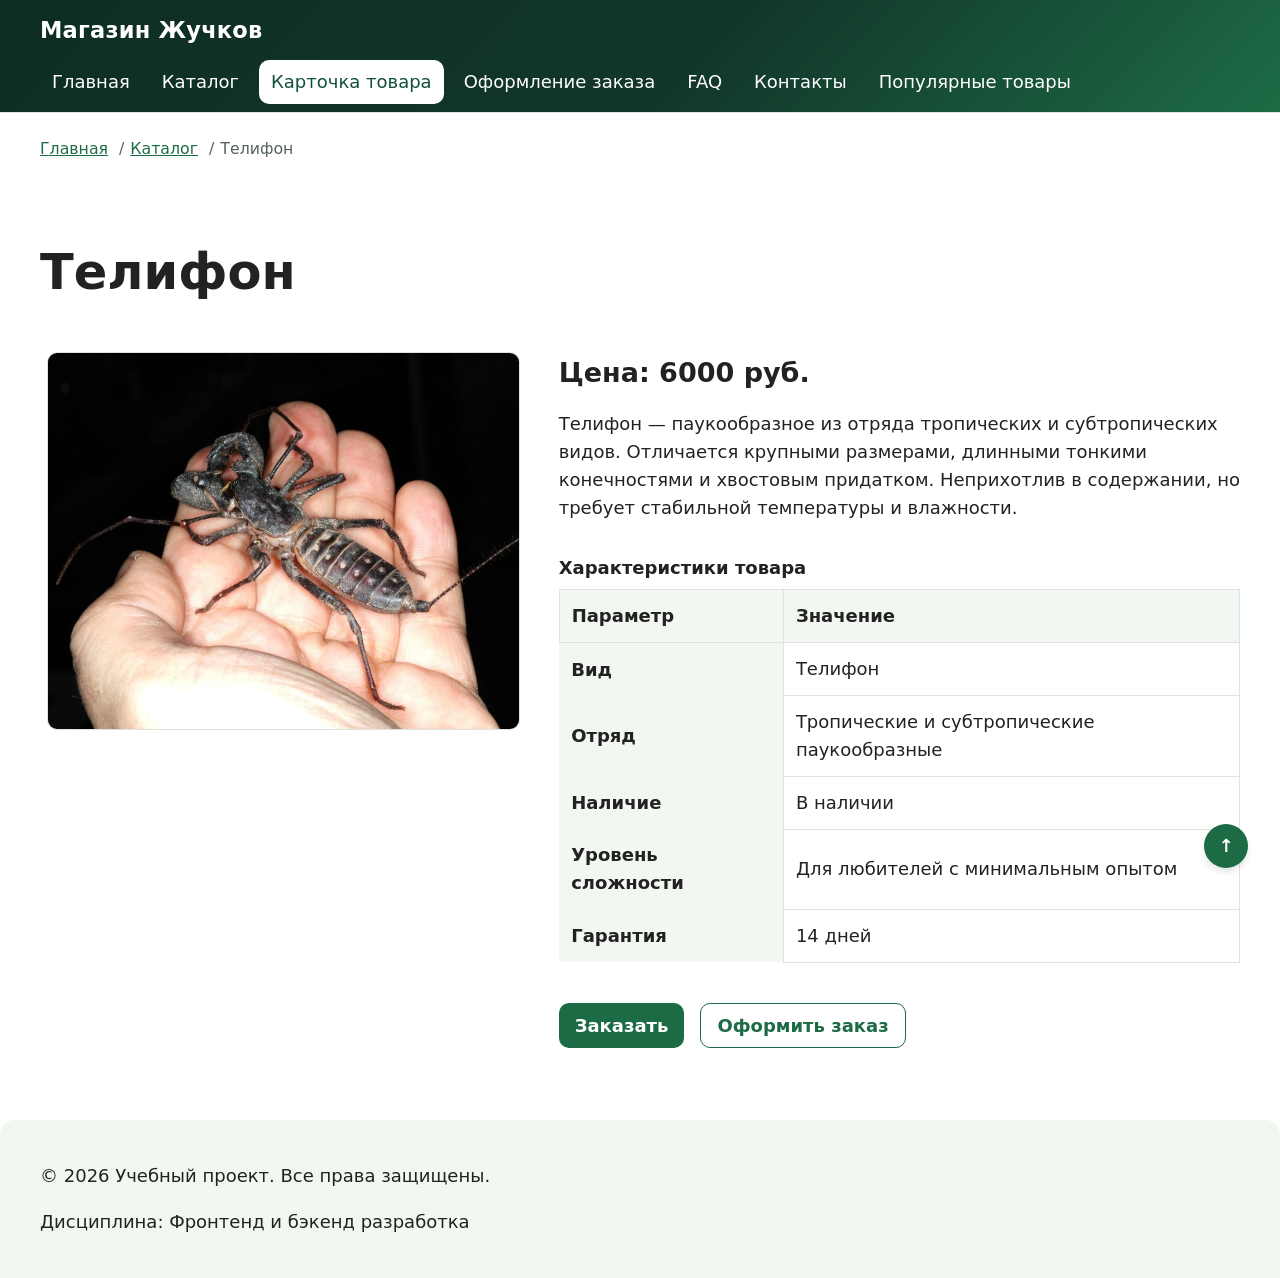
<file: product.html>
<!DOCTYPE html>
<html lang="ru">
<head>
  <meta charset="UTF-8">
  <meta name="viewport" content="width=device-width, initial-scale=1.0">
  <meta name="description" content="Карточка товара: изображение, описание, характеристики, цена и оформление заказа.">
  <title>Телифон — Магазин Жучков</title>
  <link rel="stylesheet" href="css/style.css">
  <link rel="stylesheet" href="css/responsive.css">
  <script src="js/main.js" defer></script>
</head>
<body>
  <a class="skip-link" href="#main">Перейти к основному содержимому</a>
<header class="site-header">
  <div class="site-header__inner">
    <a class="site-header__logo" href="index.html">Магазин Жучков</a>
    <button class="nav-toggle" type="button" aria-expanded="false" aria-controls="site-nav">Меню</button>
    <nav class="site-nav" id="site-nav" aria-label="Основная навигация">
      <ul class="site-nav__list">
        <li class="site-nav__item">
          <a class="site-nav__link" href="index.html">Главная</a>
        </li>
        <li class="site-nav__item">
          <a class="site-nav__link" href="catalog.html">Каталог</a>
        </li>
        <li class="site-nav__item">
          <a class="site-nav__link site-nav__link--active" href="product.html" aria-current="page">Карточка товара</a>
        </li>
        <li class="site-nav__item">
          <a class="site-nav__link" href="order.html">Оформление заказа</a>
        </li>
        <li class="site-nav__item">
          <a class="site-nav__link" href="faq.html">FAQ</a>
        </li>
        <li class="site-nav__item">
          <a class="site-nav__link" href="contacts.html">Контакты</a>
        </li>
        <li class="site-nav__item">
          <a class="site-nav__link" href="index.html#popular">Популярные товары</a>
        </li>
      </ul>
    </nav>
  </div>
</header>

<main id="main" class="main">
    <nav class="breadcrumbs" aria-label="Хлебные крошки">
  <a class="breadcrumbs__link" href="index.html">Главная</a>
  <a class="breadcrumbs__link" href="catalog.html">Каталог</a>
  <span class="breadcrumbs__current" aria-current="page">Телифон</span>
</nav>

  <section class="section product-details">
  <h1>Телифон</h1>

  <div class="product-details__layout">

    <div class="product-details__media">
      <img
        class="product-details__image"
        src="images/telifon.webp"
        alt="Телифон — паукообразное из отряда тропических и субтропических видов"
        width="500"
        height="400"
      >
    </div>

    <div class="product-details__info">

      <p class="product-details__price">Цена: 6000 руб.</p>

      <p class="product-details__description">
        Телифон — паукообразное из отряда тропических и субтропических
        видов. Отличается крупными размерами, длинными тонкими конечностями
        и хвостовым придатком. Неприхотлив в содержании, но требует
        стабильной температуры и влажности.
      </p>
<div class="table-wrapper">
      <table class="product-table">
        <caption>Характеристики товара</caption>
        <thead>
          <tr>
            <th scope="col">Параметр</th>
            <th scope="col">Значение</th>
          </tr>
        </thead>
        <tbody>
          <tr>
            <th scope="row">Вид</th>
            <td>Телифон</td>
          </tr>
          <tr>
            <th scope="row">Отряд</th>
            <td>Тропические и субтропические паукообразные</td>
          </tr>
          <tr>
            <th scope="row">Наличие</th>
            <td>В наличии</td>
          </tr>
          <tr>
            <th scope="row">Уровень сложности</th>
            <td>Для любителей с минимальным опытом</td>
          </tr>
          <tr>
            <th scope="row">Гарантия</th>
            <td>14 дней</td>
          </tr>
        </tbody>
      </table>
      </div>

      <div class="product-details__actions">
        <button
          class="button button--primary"
          type="button"
          data-product="Телифон"
        >
          Заказать
        </button>
        <a class="button button--secondary" href="order.html">
          Оформить заказ
        </a>
      </div>

    </div>
  </div>
</section>

  <!-- Модальное окно заявки -->
  <dialog class="order-dialog" id="order-dialog" aria-labelledby="order-dialog-title">
    <h2 class="order-dialog__title" id="order-dialog-title">Оформление заявки</h2>

    <form class="order-form" id="order-form" action="#" method="post" novalidate>
      <input id="selected-product" name="selected-product" type="hidden">

      <div class="order-form__field">
        <label class="order-form__label" for="order-name">Имя</label>
        <input
          class="order-form__input"
          id="order-name"
          name="name"
          type="text"
          placeholder="Введите ваше имя"
          minlength="2"
          autocomplete="given-name"
          required
        >
      </div>

      <div class="order-form__field">
        <label class="order-form__label" for="order-email">E-mail</label>
        <input
          class="order-form__input"
          id="order-email"
          name="email"
          type="email"
          placeholder="example@mail.ru"
          autocomplete="email"
          required
        >
      </div>

      <div class="order-form__field">
        <label class="order-form__label" for="order-phone">Телефон</label>
        <input
          class="order-form__input"
          id="order-phone"
          name="phone"
          type="tel"
          inputmode="tel"
          placeholder="+7 (900) 000-00-00"
          pattern="^\+7 \(\d{3}\) \d{3}-\d{2}-\d{2}$"
          required
        >
        <small>Формат: +7 (900) 000-00-00</small>
      </div>

      <div class="order-form__field">
        <label class="order-form__label" for="order-comment">Комментарий</label>
        <textarea
          class="order-form__textarea"
          id="order-comment"
          name="comment"
          rows="3"
          placeholder="Укажите дополнительную информацию"
        ></textarea>
      </div>

      <div class="order-form__actions">
        <button class="button button--primary" type="submit">Отправить заявку</button>
        <button
          class="button button--secondary"
          type="button"
          id="close-order-dialog"
        >
          Закрыть
        </button>
      </div>
    </form>
  </dialog>

  <p class="success-message" id="success-message" hidden>Форма успешно отправлена!</p>
</main>

<footer class="site-footer">
  <p>&copy; 2026 Учебный проект. Все права защищены.</p>
  <p>Дисциплина: Фронтенд и бэкенд разработка</p>
</footer>

<a href="#" class="button-up" aria-label="Вернуться наверх">↑</a>
</body>
</html>
</file>
<file: css/style.css>
/* 
  Универсальное правило для всех элементов.
  border-box делает расчёт размеров более понятным:
  width включает content, padding и border.
*/

/* ===============================
   1. Переменные проекта
   =============================== */

:root {
  /* Основные цвета проекта */
  --color-bg: #ffffff;
  --color-text: #222222;
  --color-muted: #55645a;
  --color-primary: #1d6b45;
  --color-primary-dark: #13503a;
  --color-border: #dbe4dd;
  --color-input-border: #6b7c71;
  --color-surface: #f3f7f2;
  --color-surface-accent: #e4f1e6;
  --color-danger: #b00020;
  --color-success: #137a29;
  --color-success-bg: #eefaf0;
  --color-white: #ffffff;

  /* Отступы */
  --space-xs: 4px;
  --space-sm: 8px;
  --space-md: 16px;
  --space-lg: 24px;
  --space-xl: 32px;

  /* Скругления */
  --radius-sm: 8px;
  --radius-md: 10px;
  --radius-lg: 15px;

  /* Размеры */
  --container-width: 1200px;
  --card-width: 290px;
  --font-main: system-ui, -apple-system, "Segoe UI", Roboto, "Helvetica Neue", Arial, sans-serif;
  --page-pad: 16px;
}

/* ===============================
   2. Базовые стили
   =============================== */

* {
  box-sizing: border-box;
}

body {
  margin: 0;
  font-family: var(--font-main);
  line-height: 1.55;
  color: var(--color-text);
  display: flex;
  flex-direction: column;
  min-height: 100vh;
  background-color: var(--color-bg);
}

/*
  Задаём внутренние отступы для основных областей страницы.
  Это делает содержимое визуально отделённым от краёв окна браузера.
*/
main, footer { padding: var(--space-lg) var(--page-pad); }
header { padding: 0 var(--page-pad); }
main { flex: 1; }

/*
  Оформляем шапку страницы.
  Пока используется простой светло-серый фон.
*/
header {
  background-color: #12372a;
  background-image: linear-gradient(135deg, #0e2d22 0%, #12372a 55%, var(--color-primary) 100%);
}

/*
  Оформляем подвал страницы тем же фоном,
  чтобы визуально отделить его от основного содержимого.
*/
footer {
  background-color: var(--color-surface);
  border-radius: var(--radius-lg) var(--radius-lg) 0 0;
}

footer > * {
  max-width: var(--container-width);
  margin-inline: auto;
}

/* ===============================
   3. Общие элементы интерфейса
   =============================== */

a {
  color: var(--color-primary);
}

a:hover {
  color: var(--color-primary-dark);
}

a:focus-visible {
  outline: 2px solid var(--color-primary);
  outline-offset: 3px;
}

/*
  Ограничиваем ширину содержимого шапки,
  чтобы оно не растягивалось слишком сильно на широких экранах.
*/
.site-header {
  background-color: #12372a;
}

.site-header__inner {
  max-width: var(--container-width);
  margin: 0 auto;
  padding: var(--space-sm) 0;
}

.site-header__logo {
  display: inline-flex;
  align-items: center;
  min-height: 44px;
  font-size: 1.25rem;
  font-weight: 800;
  letter-spacing: 0.01em;
  color: var(--color-white);
  text-decoration: none;
}

.site-header__logo:hover,
.site-header__logo:focus-visible {
  color: var(--color-white);
}

.site-nav__list {
  display: flex;
  flex-wrap: wrap;
  justify-content: center;
  align-items: center;
  gap: var(--space-md);
  padding: 0;
  margin: var(--space-md) 0 0;
  list-style: none;
}

.site-nav__link {
  display: inline-block;
  padding: var(--space-sm) var(--space-md);
  color: var(--color-white);
  text-decoration: none;
  border-radius: var(--radius-md);
}

.site-nav__link:hover {
  color: var(--color-white);
  background-color: rgba(255, 255, 255, 0.16);
}

.site-nav__link:focus-visible {
  outline: 2px solid var(--color-primary);
  outline-offset: 3px;
}

.site-nav__link--active,
.site-nav__link--active:hover {
  color: var(--color-primary-dark);
  background-color: var(--color-white);
}


/*
  Оформляем текстовый логотип.
*/
.site-logo {
  font-weight: bold;
  text-decoration: none;
  color: #222222;
}


/*
  Hero-блок — первый крупный блок страницы.
  Он визуально отделяется от остальных разделов фоном и отступами.
*/
/* ===============================
   4. Компоненты страницы
   =============================== */

.hero {
  max-width: var(--container-width);
  margin: 0 auto var(--space-xl);
  padding: var(--space-xl) var(--space-lg);
  background-color: var(--color-surface-accent);
  border-radius: var(--radius-lg);
}

.section {
  max-width: var(--container-width);
  margin: 0 auto var(--space-xl);
}

.section h2 {
  margin-top: 0;
}

/*
  Карточка товара — самостоятельный блок.
  На следующих занятиях карточки будут доработаны и выстроены в сетку.
*/
.product-card {
  display: flex;
  flex-direction: column;
  gap: var(--space-sm);
  padding: var(--space-md);
  border: 1px solid var(--color-border);
  border-radius: var(--radius-md);
  background-color: var(--color-bg);
}

.product-card:hover {
  border-color: var(--color-primary);
}

.product-card--featured {
  border-color: var(--color-primary);
}

.product-card--discount {
  border-color: var(--color-danger);
}

.product-card__title {
  margin: 0;
  color: var(--color-text);
}

.product-card__description {
  margin: 0;
  color: var(--color-muted);
}

.product-card__price {
  margin: 0;
  font-weight: 700;
}

.product-card--discount .product-card__price {
  color: var(--color-danger);
}

.product-card__button {
  margin-top: auto;
  align-self: flex-start;
  color: var(--color-white);
  background-color: var(--color-primary);
}

.product-card__button:hover {
  color: var(--color-white);
  background-color: var(--color-primary-dark);
}


.product-card h3 {
  margin-top: 0;
}

/*
  Пока это обычная ссылка, но визуально она оформляется как кнопка.
*/
.button {
  display: inline-flex;
  align-items: center;
  justify-content: center;
  min-height: 44px;
  padding: var(--space-sm) var(--space-md);
  border: none;
  border-radius: var(--radius-md);
  font: inherit;
  font-weight: 600;
  text-decoration: none;
  cursor: pointer;
}

.button--primary {
  color: var(--color-white);
  background-color: var(--color-primary);
}

.button--primary:hover {
  color: var(--color-white);
  background-color: var(--color-primary-dark);
}

.button--secondary {
  color: var(--color-primary);
  background-color: transparent;
  border: 1px solid var(--color-primary);
}

.button--secondary:hover {
  color: var(--color-white);
  background-color: var(--color-primary);
}

.button:focus-visible {
  outline: 2px solid var(--color-primary);
  outline-offset: 3px;
}

.button:disabled,
.button--disabled {
  opacity: 0.6;
  cursor: not-allowed;
}


/*
  Дополнительный информационный блок.
*/
.aside-info {
  max-width: var(--container-width);
  margin: 0 auto var(--space-xl);
  padding: var(--space-md);
  border-left: 4px solid var(--color-primary);
  border-radius: var(--radius-md);
  background-color: var(--color-surface);
}

/*
  Модальное окно.
  Элемент dialog сам умеет открываться поверх страницы.
*/
/* ===============================
   5. Форма и модальное окно
   =============================== */

.order-dialog {
  width: min(100% - 32px, 560px);
  padding: var(--space-lg);
  border: none;
  border-radius: var(--radius-lg);
}

.order-dialog::backdrop {
  background-color: rgba(0, 0, 0, 0.5);
}

.order-dialog__title {
  margin-top: 0;
}


.form-field {
  margin-bottom: var(--space-md);
}

.form-field label {
  display: block;
  margin-bottom: var(--space-xs);
}

.form-field input,
.form-field select,
.form-field textarea {
  width: 100%;
  padding: 10px 12px;
  border: 1px solid var(--color-border);
  border-radius: var(--radius-sm);
  font: inherit;
}

.form-field input[type="checkbox"] {
  width: auto;
}

.form-field small {
  display: block;
  margin-top: var(--space-xs);
  color: var(--color-muted);
}

/*
  Видимый фокус для клавиатурной навигации.
*/
.form-field input:hover,
.form-field select:hover,
.form-field textarea:hover {
  border-color: var(--color-primary);
}

.form-field input:focus-visible,
.form-field select:focus-visible,
.form-field textarea:focus-visible,
.form-actions button:focus-visible {
  outline: 2px solid var(--color-primary);
  outline-offset: 3px;
}

[aria-invalid="true"] {
  border-color: var(--color-danger);
}

/*
  Кнопки формы.
*/
.form-actions {
  display: flex;
  gap: 12px;
  margin-top: 20px;
}

/*
  Сообщение об успешной отправке.
*/
.success-message {
  max-width: var(--container-width);
  margin: var(--space-lg) auto;
  padding: var(--space-md);
  border-left: 4px solid var(--color-success);
  border-radius: var(--radius-md);
  background-color: var(--color-success-bg);
}

.breadcrumbs {
  max-width: var(--container-width);
  margin: 0 auto var(--space-md);
  font-size: 14px;
  color: var(--color-muted);
}

.breadcrumbs__link {
  color: var(--color-primary);
}

.breadcrumbs__link + .breadcrumbs__link::before,
.breadcrumbs__current::before {
  content: "/";
  display: inline-block;
  margin-inline: 6px;
  color: var(--color-muted);
  text-decoration: none;
}


html {
  scroll-behavior: smooth;
}

:target {
  outline: 2px dashed var(--color-primary);
  outline-offset: 4px;
}

.products-grid {
  display: grid;
  gap: var(--space-lg);
}

.catalog-layout {
  max-width: var(--container-width);
  margin: 0 auto var(--space-xl);
  display: grid;
  gap: var(--space-lg);
}

.catalog-filters {
  padding: var(--space-md);
  border: 1px solid var(--color-border);
  border-radius: var(--radius-lg);
  background-color: var(--color-surface);
}

.catalog-products {
}

.filters-form {
  display: grid;
  gap: var(--space-md);
}

.filters-form fieldset {
  margin: 0;
  padding: var(--space-md);
  border: 1px solid var(--color-border);
  border-radius: var(--radius-sm);
}

.filters-form legend {
  font-weight: 700;
}

.filters-form label {
  display: block;
  margin-bottom: var(--space-sm);
}

.filters-form input[type="number"] {
  width: 100%;
  padding: 8px 10px;
  border: 1px solid var(--color-input-border);
  border-radius: var(--radius-sm);
  font: inherit;
}

.order-form__field {
  margin-bottom: var(--space-md);
}

.order-form__label {
  display: block;
  margin-bottom: var(--space-xs);
}

.order-form__input,
.order-form__select,
.order-form__textarea {
  width: 100%;
  padding: 10px 12px;
  border: 1px solid var(--color-input-border);
  border-radius: var(--radius-sm);
  font: inherit;
}

.order-form__input:hover,
.order-form__select:hover,
.order-form__textarea:hover {
  border-color: var(--color-primary);
}

.order-form__input:focus-visible,
.order-form__select:focus-visible,
.order-form__textarea:focus-visible {
  outline: 2px solid var(--color-primary);
  outline-offset: 3px;
}

.order-form__actions {
  display: flex;
  gap: var(--space-md);
  margin-top: var(--space-lg);
}

.site-header {
  position: sticky;
  top: 0;
  z-index: 100;
  border-bottom: 1px solid var(--color-border);
}


/* Бейджи для карточек товаров (relative + absolute) */
.product-card {
  position: relative;
}

.product-card__badge {
  position: absolute;
  top: var(--space-sm);
  right: var(--space-sm);
  padding: 4px 10px;
  color: var(--color-white);
  background-color: var(--color-danger);
  border-radius: 999px;
  font-size: 12px;
  font-weight: 700;
  z-index: 10;
}

.product-card__badge--new {
  background-color: var(--color-success);
}



/* Кнопка "Наверх" (fixed + z-index) */
.button-up {
  position: fixed;
  bottom: var(--space-lg);
  right: var(--space-lg);
  z-index: 90;
  padding: 12px 16px;
  background-color: var(--color-primary);
  color: var(--color-white);
  border-radius: 50%;
  text-decoration: none;
  font-weight: bold;
  box-shadow: 0 4px 6px rgba(0,0,0,0.1);
}

.button-up:hover {
  background-color: var(--color-primary-dark);
  color: var(--color-white);
}

/* Стили для таблицы характеристик */
.product-table {
  width: 100%;
  border-collapse: collapse;
  margin: var(--space-md) 0;
}

.product-table caption {
  font-weight: 700;
  text-align: left;
  margin-bottom: var(--space-sm);
}

.product-table th, 
.product-table td {
  border: 1px solid var(--color-border);
  padding: var(--space-sm);
  text-align: left;
}

.product-table th {
  background-color: var(--color-surface);
}

.order-form__field--checkbox input[type="checkbox"] {
  width: auto;
  margin-right: var(--space-sm);
}

.order-form__field small {
  display: block;
  margin-top: var(--space-xs);
  color: var(--color-muted);
}

.product-details__layout {
  display: grid;
  gap: var(--space-xl);
  align-items: start;
}

.product-details__media {
  display: flex;
  justify-content: center;
  align-items: flex-start;
}

.product-details__image {
  display: block;
  width: 100%;
  max-width: 420px;
  height: auto;
  border: 1px solid var(--color-border);
  border-radius: var(--radius-md);
  background-color: var(--color-surface);
}

.product-details__info {
  display: flex;
  flex-direction: column;
  gap: var(--space-md);
}

.product-details__price {
  margin: 0;
  font-size: 24px;
  font-weight: 700;
}

.product-details__description {
  margin: 0;
  color: var(--color-text);
}

.product-details__actions {
  display: flex;
  flex-wrap: wrap;
  gap: var(--space-md);
  margin-top: var(--space-sm);
}

.product-card {
  min-width: 0;
}

/* Картинка не должна быть жёстче карточки */
.product-card__image {
  max-width: 100%;
  height: auto;
}





/* ===============================
   FAQ
   =============================== */

.faq-list {
  display: grid;
  gap: var(--space-md);
  margin-top: var(--space-lg);
}

.faq-item {
  border: 1px solid var(--color-border);
  border-radius: var(--radius-md);
  background-color: var(--color-bg);
  overflow: hidden;
}

.faq-item[open] {
  border-color: var(--color-primary);
}

.faq-item__question {
  padding: var(--space-md);
  padding-right: 40px;
  font-weight: 700;
  cursor: pointer;
  list-style: none;
  position: relative;
}

.faq-item__question::-webkit-details-marker {
  display: none;
}

.faq-item__question::after {
  content: "+";
  position: absolute;
  right: var(--space-md);
  top: 50%;
  transform: translateY(-50%);
  font-size: 20px;
  color: var(--color-primary);
}

.faq-item[open] .faq-item__question::after {
  content: "−";
}

.faq-item__question:hover {
  background-color: var(--color-surface);
}

.faq-item__question:focus-visible {
  outline: 2px solid var(--color-primary);
  outline-offset: -2px;
}

.faq-item__answer {
  padding: 0 var(--space-md) var(--space-md);
  color: var(--color-muted);
  border-top: 1px solid var(--color-border);
}

.faq-item__answer p {
  margin: var(--space-md) 0 0;
}

/* Карта на странице контактов */
.map-wrapper {
  position: relative;
  width: 100%;
  height: 400px;
  border: 1px solid var(--color-border);
  border-radius: var(--radius-md);
  overflow: hidden;
}

/* Скрипт конструктора создаёт внутри iframe — растянем его на всю обёртку */
.map-wrapper > iframe {
  display: block;
  width: 100% !important;
  height: 100% !important;
  border: 0;
}

@media (max-width: 600px) {
  .map-wrapper { height: 300px; }
}

.skip-link {
  position: absolute;
  left: 16px;
  top: -100px;
  z-index: 1000;
  padding: 8px 12px;
  color: #ffffff;
  background-color: #111111;
  border-radius: var(--radius-sm);
  text-decoration: none;
}

.skip-link:focus,
.skip-link:focus-visible {
  top: 16px;
}
:focus-visible {
  outline: 3px solid var(--color-primary, #0057b8);
  outline-offset: 3px;
}

.site-nav__link:focus-visible,
.button:focus-visible,
.order-form__input:focus-visible,
.order-form__textarea:focus-visible,
.order-form__select:focus-visible {
  outline: 3px solid var(--color-primary, #0057b8);
  outline-offset: 3px;
}

.site-header a:focus-visible,
.site-header button:focus-visible {
  outline-color: #ffffff;
}

.order-form__field .field-error {
  color: var(--color-danger);
  font-weight: 600;
}

address { font-style: normal; }
</file>
<file: css/responsive.css>
/*
  Адаптивные стили для контрольной работы №3.
  Подход: Mobile First.
  Базовые стили рассчитаны на мобильный экран.
  Расширения добавляются через min-width медиазапросы.
*/
*,
*::before,
*::after {
  box-sizing: border-box;
}

html {
  scroll-behavior: smooth;
  scroll-padding-top: 88px;
}

@media (prefers-reduced-motion: reduce) {
  html { scroll-behavior: auto; }
}

img,
video {
  max-width: 100%;
  height: auto;
}

.container,
.section {
  width: 100%;
  margin-inline: auto;
}

@media (min-width: 768px) {
  :root { --page-pad: 24px; }
}

.section {
  padding-block: clamp(8px, 2vw, 16px);
}
.site-header__inner {
  display: flex;
  flex-wrap: wrap;
  align-items: center;
  justify-content: space-between;
  gap: var(--space-sm, 8px);
}

.nav-toggle {
  display: none;
}

.js .nav-toggle {
  display: inline-block;
  min-height: 44px;
  padding: 8px 16px;
  border: 1px solid var(--color-white);
  border-radius: var(--radius-sm);
  color: var(--color-white);
  background-color: transparent;
  font: inherit;
  cursor: pointer;
}

.site-nav {
  flex-basis: 100%;
}

.js .site-nav:not(.is-open) {
  display: none;
}

.site-nav__list {
  display: flex;
  flex-direction: column;
  gap: var(--space-sm, 8px);
  padding: 0;
  margin: 0;
  list-style: none;
}

.site-nav__link {
  display: block;
  padding: 12px 16px;
}

@media (min-width: 1024px) {
  .js .nav-toggle {
    display: none;
  }

  .js .site-nav:not(.is-open) {
    display: block;
  }

  .site-nav {
    flex-basis: auto;
  }

  .site-nav__list {
    flex-direction: row;
    flex-wrap: wrap;
    align-items: center;
  }

  .site-nav__link {
    display: inline-block;
    padding: 8px 12px;
  }
}

.site-header {
  position: sticky;
  top: 0;
  z-index: 100;
}

.hero {
  display: grid;
  gap: var(--space-lg, 24px);
  align-items: center;
}

.hero__content {
  display: grid;
  grid-template-columns: minmax(0, 1fr);
  gap: var(--space-md, 16px);
  min-width: 0;
}

.hero__title {
  font-size: clamp(1.75rem, 6vw, 2.75rem);
  line-height: 1.15;
  overflow-wrap: break-word;
}
.hero__content .button { justify-self: start; }

.hero__image {
  display: block;
  width: 100%;
  aspect-ratio: 16/9;
  object-fit: cover;
  border-radius: var(--radius-lg, 12px);
}

@media (min-width: 900px) {
  .hero {
    grid-template-columns: minmax(0, 1.1fr) minmax(0, 1fr);
  }
}

.products-grid {
  display: grid;
  grid-template-columns: 1fr;
  grid-auto-rows: 1fr;
  gap: var(--space-md, 16px);
}

.product-card {
  min-width: 0;
}

.product-card__title,
.product-card__description {
  overflow-wrap: anywhere;
}

@media (min-width: 640px) {
  .products-grid {
    grid-template-columns: repeat(auto-fill, var(--card-width));
    justify-content: center;
  }
}


.catalog-layout {
  display: grid;
  grid-template-columns: minmax(0, 1fr);
  gap: var(--space-lg, 24px);
}

.catalog-filters { position: static; }


@media (min-width: 1024px) {
  .catalog-layout {
    grid-template-columns: 240px minmax(0, 1fr);
    align-items: start;
  }
  .catalog-filters {
    position: sticky;
    top: 88px;
  }
}

.product-card__image {
  display: block;
  width: 100%;
  aspect-ratio: 4 / 3;
  object-fit: cover;
  border-radius: var(--radius-md, 10px);
}

.order-form { display: grid; gap: var(--space-md, 16px); }

.order-form__field { margin-bottom: 0; }   /* интервал задаёт gap */

.order-form__actions {
  margin-top: 0;
  flex-direction: column;
}
.order-form__actions .button {
  width: 100%;
  justify-content: center;
}

@media (min-width: 480px) {
  .order-form__actions { flex-direction: row; }
  .order-form__actions .button { width: auto; }
}

/* Две колонки только у страничных форм, не у модалки */
@media (min-width: 768px) {
  .order-form--page { grid-template-columns: repeat(2, minmax(0, 1fr)); }
  .order-form--page .order-form__field--wide,
  .order-form--page .order-form__field--checkbox,
  .order-form--page .order-form__actions { grid-column: 1 / -1; }
}

.order-form__input,
.order-form__textarea,
.order-form__select {
  width: 100%;
  min-height: 44px;
  padding: 10px 12px;
  font: inherit;
}

.order-form__textarea {
  min-height: 120px;
  resize: vertical;
}


.table-wrapper {
  width: 100%;
  overflow-x: auto;
  -webkit-overflow-scrolling: touch;
}

.product-table {
  display: block;
  width: 100%;
}

.product-table caption {
  display: block;
}

.product-table thead {
  position: absolute;
  width: 1px;
  height: 1px;
  overflow: hidden;
  clip: rect(0 0 0 0);
}

.product-table tbody,
.product-table tr,
.product-table th,
.product-table td {
  display: block;
  width: 100%;
}

.product-table tr {
  margin-bottom: var(--space-md, 16px);
  border: 1px solid var(--color-border, #ddd);
  border-radius: var(--radius-md, 10px);
  overflow: hidden;
}

.product-table tbody th,
.product-table td {
  border: 0;
  overflow-wrap: anywhere;
}

@media (min-width: 640px) {
  .product-table {
    display: table;
  }

  .product-table caption {
    display: table-caption;
  }

  .product-table thead {
    position: static;
    display: table-header-group;
    width: auto;
    height: auto;
    overflow: visible;
    clip: auto;
  }

  .product-table tbody {
    display: table-row-group;
    width: auto;
  }

  .product-table tr {
    display: table-row;
    width: auto;
    margin: 0;
    border: 0;
    border-radius: 0;
    overflow: visible;
  }

  .product-table th,
  .product-table td {
    display: table-cell;
    width: auto;
    padding: 12px;
    border: 1px solid var(--color-border, #ddd);
  }
}

.order-dialog {
  width: min(100% - 32px, 560px);
  max-height: calc(100vh - 32px);
  overflow: auto;
}

.order-dialog::backdrop {
  background: rgb(0 0 0 / 0.5);
}

.button-up {
  right: 16px;
  bottom: 16px;
  display: grid;
  place-items: center;
  width: 44px;
  height: 44px;
  padding: 0;
}
@media (min-width: 768px) {
  .button-up { right: 32px; bottom: 32px; }
}

.product-details__layout { grid-template-columns: minmax(0, 1fr); }

@media (min-width: 768px) {
  .product-details__layout {
    grid-template-columns: minmax(15rem, 1fr) minmax(0, 1.4fr);
  }
}

html {font-size: clamp(100%, 0.875rem + 0.4vw, 112.5%);}
h1 {font-size: clamp(1.75rem, 1.25rem + 2.5vw, 2.75rem);}
h2 {font-size: clamp(1.375rem, 1.1rem + 1.4vw, 2rem);}
h3 {font-size: clamp(1.125rem, 1rem + 0.7vw, 1.5rem);}

.breadcrumbs {font-size: 0.875rem;}
.product-card__badge {font-size: 0.75rem;}
.product-card__price {font-size: 1.125rem;}
.product-details__price {font-size: clamp(1.25rem, 1rem + 1.2vw, 1.5rem);}
.faq-item__question::after {font-size: 1.25rem;}
small {font-size: 0.875rem;}

.product-details__image {
  width: 100%;
  max-width: 26.25rem;
  aspect-ratio: 5/4;
  object-fit: cover;
}
</file>
